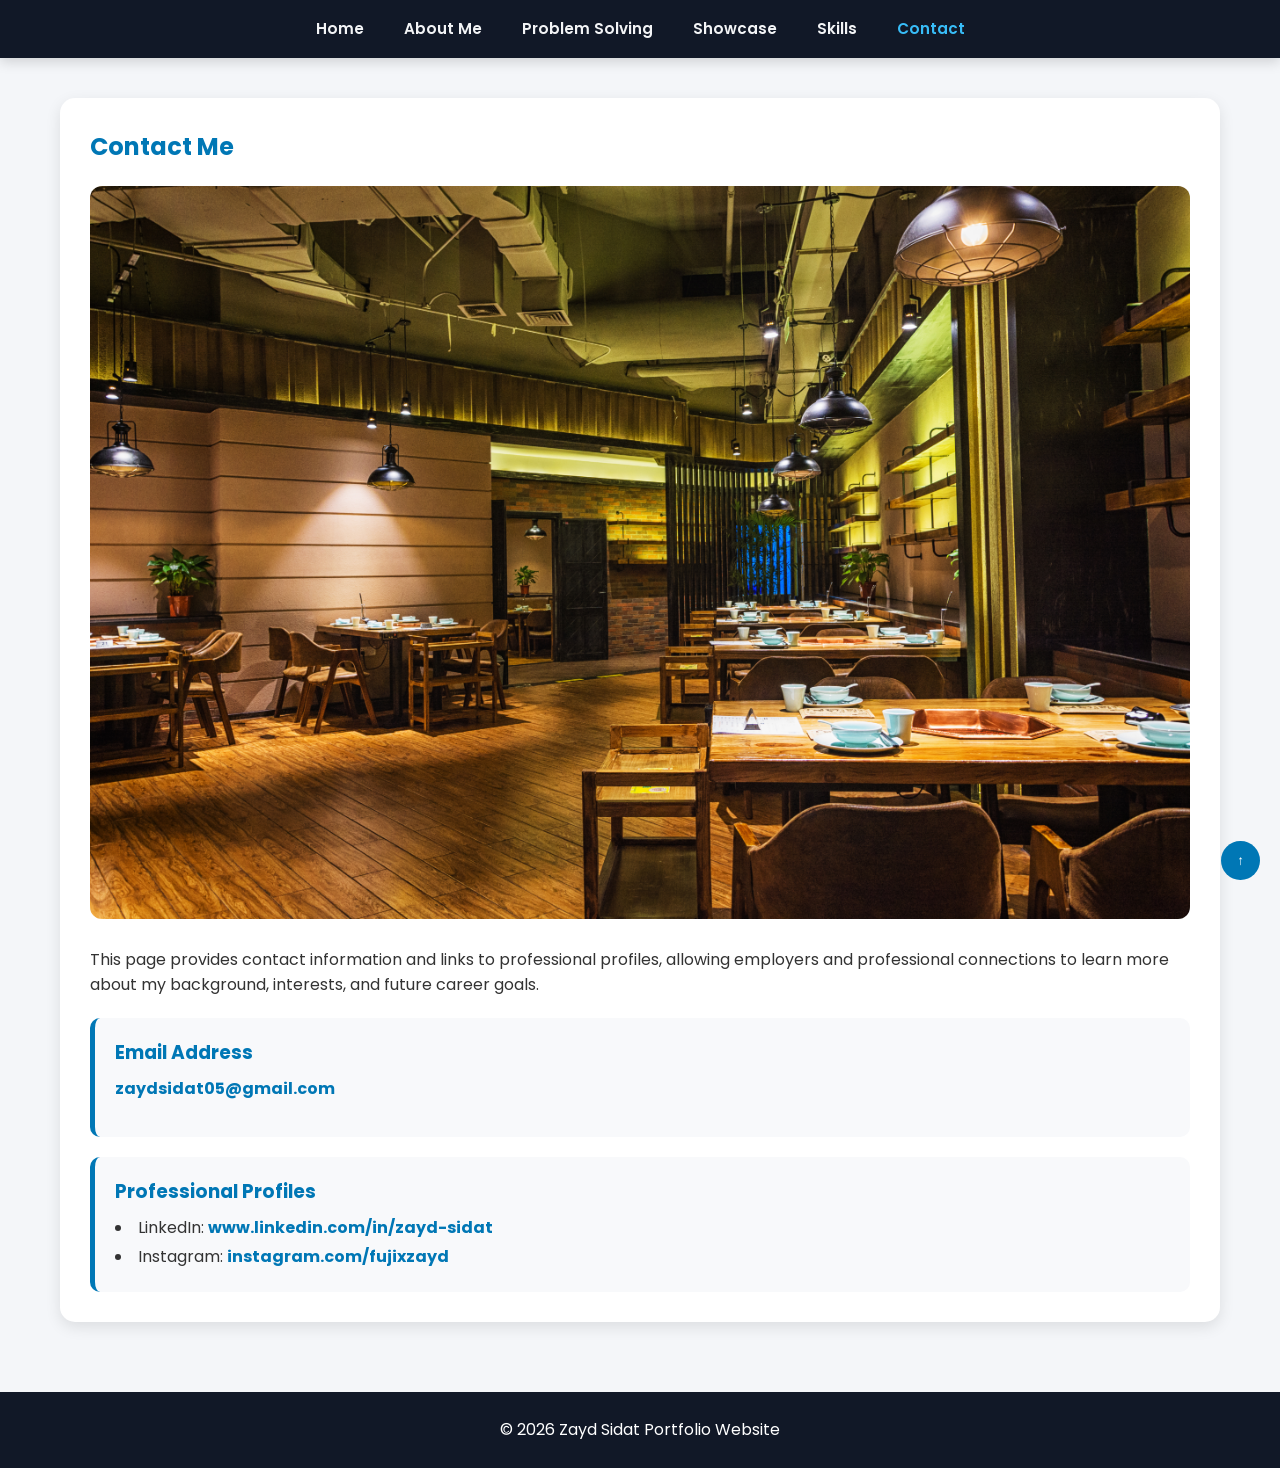
<file: Contacts.html>
<!DOCTYPE html>
<html lang="en">
<head>
    <meta charset="UTF-8">
    <meta name="viewport" content="width=device-width, initial-scale=1.0">
    <title>Zayd Sidat | Contact</title>
    
<link href="https://fonts.googleapis.com/css2?family=Poppins:wght@300;400;500;600;700&display=swap" rel="stylesheet">

<link rel="stylesheet" href="Style5co.css">

</head>
<body>

<nav class="navbar">
    <a href="index.html">Home</a>
    <a href="Home.html">About Me</a>
    <a href="Problem-Solving.html">Problem Solving</a>
    <a href="showcase.html">Showcase</a>
    <a href="skills.html">Skills</a>
    <a href="Contacts.html" class="active">Contact</a>
</nav>

<div class="container">

    <section class="card">
        <h2>Contact Me</h2>
        
        <img src="restaurant-interior.jpg" alt="Restaurant Interior">

        <p>
            This page provides contact information and links to professional profiles,
            allowing employers and professional connections to learn more about my
            background, interests, and future career goals.
        </p>

        <div class="contact-item">
            <h3>Email Address</h3>
            <p>
                <a href="mailto:zaydsidat05@gmail.com">
                    zaydsidat05@gmail.com
                </a>
            </p>
        </div>

        <div class="contact-item">
            <h3>Professional Profiles</h3>
            <ul>
                <li>
                    LinkedIn: 
                    <a href="https://www.linkedin.com/in/zayd-sidat" target="_blank">
    www.linkedin.com/in/zayd-sidat
</a>
                </li>
                <li>
                    Instagram: 
                    <a href="https://www.instagram.com/fujixzayd?obrf=Zzc5OXN0OGM5cmFk" target="_blank">
                        instagram.com/fujixzayd
                    </a>
                </li>
            </ul>
        </div>
    </section>

</div>

<footer>
    <p>© 2026 Zayd Sidat Portfolio Website</p>
</footer>

<button id="topBtn" onclick="topFunction()">↑</button>

<script>
function topFunction() {
    window.scrollTo({
        top: 0,
        behavior: "smooth"
    });
}
</script>

</body>
</html>
</file>
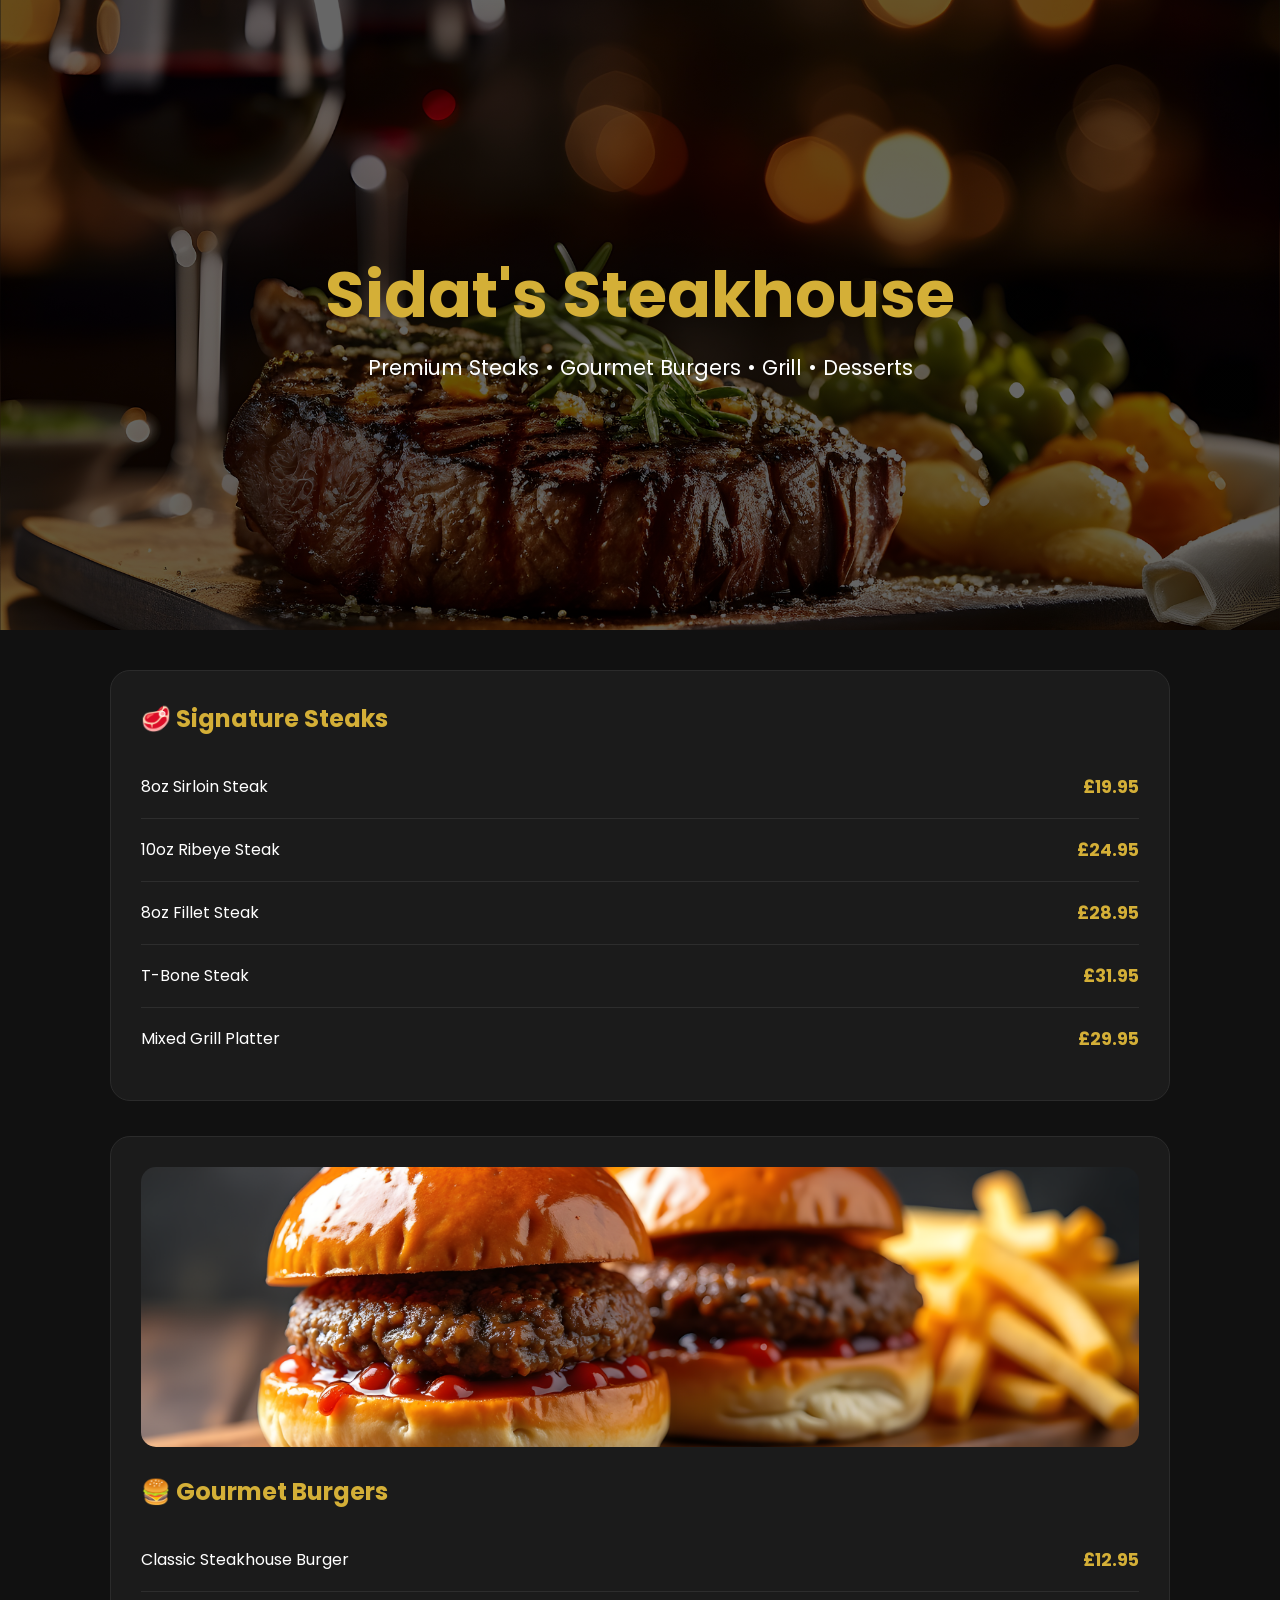
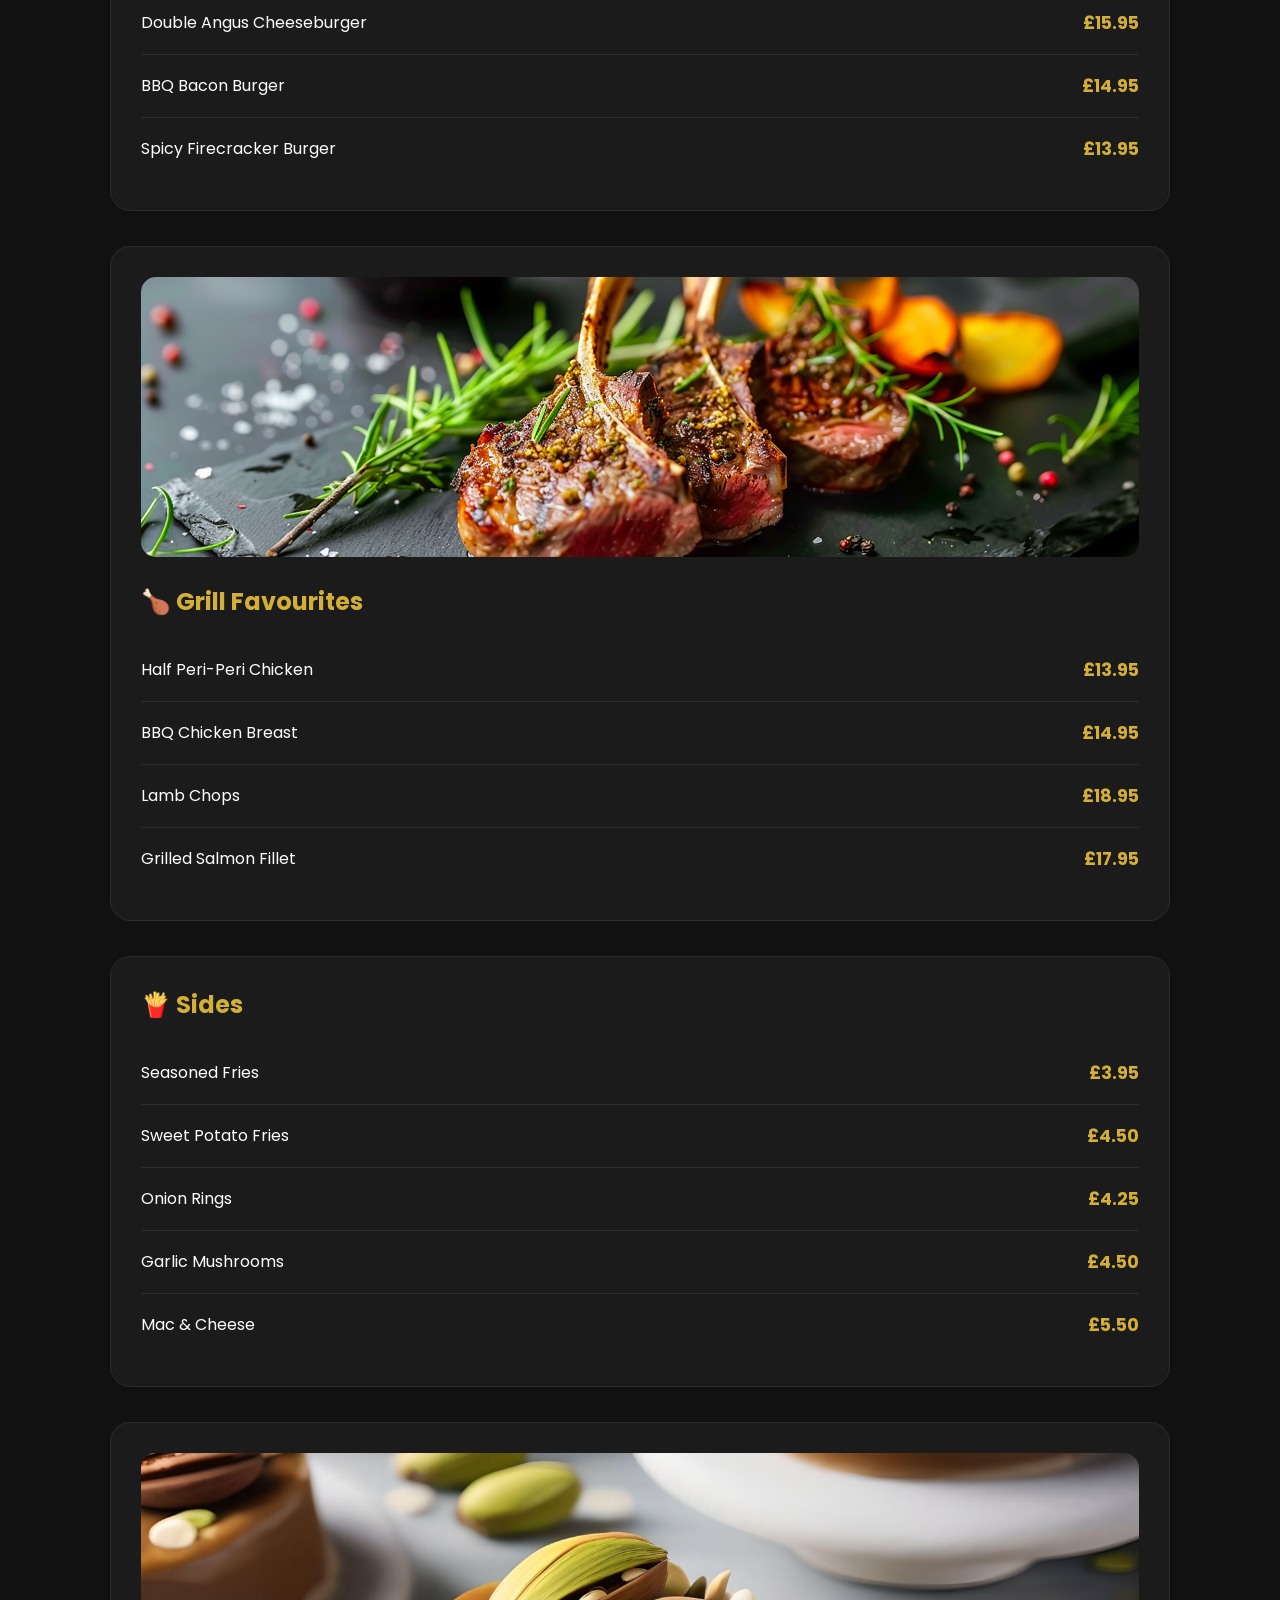
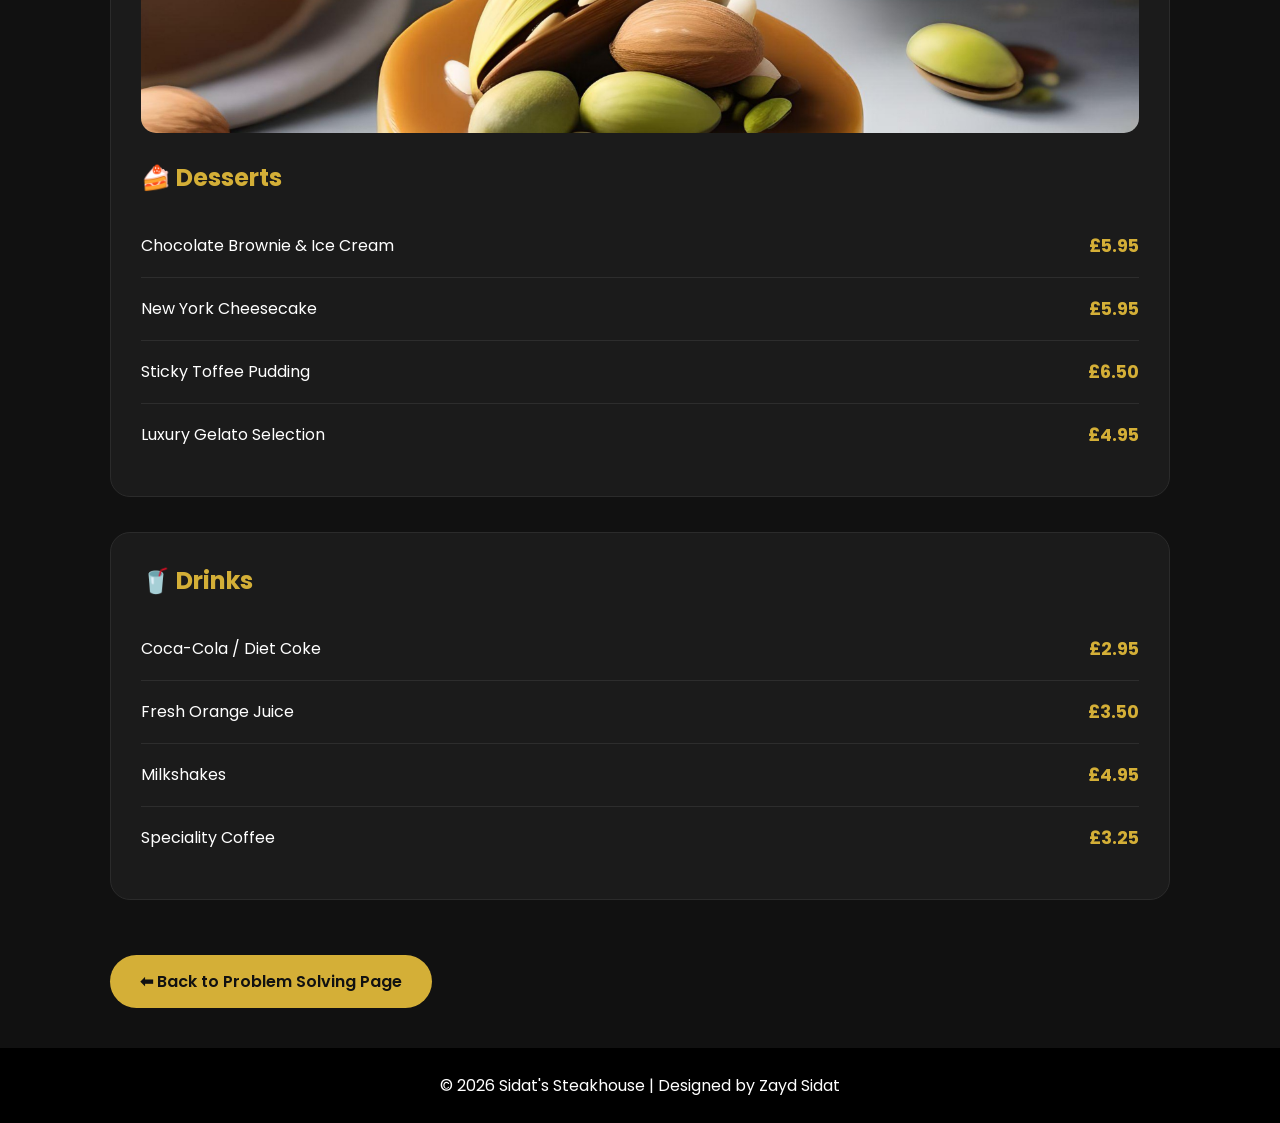
<file: menu.html>
<!DOCTYPE html>
<html lang="en">
<head>
<meta charset="UTF-8">
<meta name="viewport" content="width=device-width, initial-scale=1.0">
<title>Sidat's Steakhouse Menu</title>

<link href="https://fonts.googleapis.com/css2?family=Poppins:wght@300;400;500;600;700&display=swap" rel="stylesheet">

<style>

*{
    margin:0;
    padding:0;
    box-sizing:border-box;
}

body{
    font-family:'Poppins',sans-serif;
    background:#111;
    color:#fff;
}

header{
    height:70vh;
    background:
    linear-gradient(rgba(0,0,0,0.6),
    rgba(0,0,0,0.6)),
    url("duckahouse-ai-generated-8006217.jpg");
    background-size:cover;
    background-position:center;
    display:flex;
    justify-content:center;
    align-items:center;
    text-align:center;
}

header h1{
    font-size:4rem;
    color:#d4af37;
}

header p{
    font-size:1.3rem;
    margin-top:10px;
}

.container{
    max-width:1100px;
    margin:auto;
    padding:40px 20px;
}

.menu-section{
    background:#1b1b1b;
    padding:30px;
    margin-bottom:35px;
    border-radius:20px;
    border:1px solid #2b2b2b;
    transition:0.3s ease;
    overflow:hidden;
}

.menu-section:hover{
    transform:translateY(-5px);
    box-shadow:0 15px 35px rgba(212,175,55,0.15);
}

.menu-section h2{
    color:#d4af37;
    margin-bottom:20px;
}

.menu-image{
    width:100%;
    height:280px;
    object-fit:cover;
    border-radius:15px;
    margin-bottom:20px;
}

.item{
    display:flex;
    justify-content:space-between;
    padding:18px 0;
    border-bottom:1px solid rgba(255,255,255,0.08);
}

.item:last-child{
    border-bottom:none;
}

.price{
    color:#d4af37;
    font-weight:700;
    font-size:1.1rem;
}

.back-btn{
    display:inline-block;
    background:#d4af37;
    color:#111;
    text-decoration:none;
    padding:14px 30px;
    border-radius:30px;
    font-weight:600;
    margin-top:20px;
    transition:0.3s ease;
}

.back-btn:hover{
    background:#f3c95a;
}

footer{
    background:#000;
    text-align:center;
    padding:25px;
    color:#fff;
}

</style>
</head>

<body>

<header>
    <div>
        <h1>Sidat's Steakhouse</h1>
        <p>Premium Steaks • Gourmet Burgers • Grill • Desserts</p>
    </div>
</header>

<div class="container">

<div class="menu-section">

<h2>🥩 Signature Steaks</h2>

<div class="item">
<span>8oz Sirloin Steak</span>
<span class="price">£19.95</span>
</div>

<div class="item">
<span>10oz Ribeye Steak</span>
<span class="price">£24.95</span>
</div>

<div class="item">
<span>8oz Fillet Steak</span>
<span class="price">£28.95</span>
</div>

<div class="item">
<span>T-Bone Steak</span>
<span class="price">£31.95</span>
</div>

<div class="item">
<span>Mixed Grill Platter</span>
<span class="price">£29.95</span>
</div>

</div>

<div class="menu-section">
    <img src="mrwashingt0n-ai-generated-10275058.png"
     alt="Gourmet Burger"
     class="menu-image">
<h2>🍔 Gourmet Burgers</h2>

<div class="item">
<span>Classic Steakhouse Burger</span>
<span class="price">£12.95</span>
</div>

<div class="item">
<span>Double Angus Cheeseburger</span>
<span class="price">£15.95</span>
</div>

<div class="item">
<span>BBQ Bacon Burger</span>
<span class="price">£14.95</span>
</div>

<div class="item">
<span>Spicy Firecracker Burger</span>
<span class="price">£13.95</span>
</div>

</div>

<div class="menu-section">
    <img src="u_9cv22p8noy-lamb-chops-8824495.jpg"
alt="Lamb Chops"
class="menu-image">
<h2>🍗 Grill Favourites</h2>

<div class="item">
<span>Half Peri-Peri Chicken</span>
<span class="price">£13.95</span>
</div>

<div class="item">
<span>BBQ Chicken Breast</span>
<span class="price">£14.95</span>
</div>

<div class="item">
<span>Lamb Chops</span>
<span class="price">£18.95</span>
</div>

<div class="item">
<span>Grilled Salmon Fillet</span>
<span class="price">£17.95</span>
</div>

</div>

<div class="menu-section">
<h2>🍟 Sides</h2>

<div class="item">
<span>Seasoned Fries</span>
<span class="price">£3.95</span>
</div>

<div class="item">
<span>Sweet Potato Fries</span>
<span class="price">£4.50</span>
</div>

<div class="item">
<span>Onion Rings</span>
<span class="price">£4.25</span>
</div>

<div class="item">
<span>Garlic Mushrooms</span>
<span class="price">£4.50</span>
</div>

<div class="item">
<span>Mac & Cheese</span>
<span class="price">£5.50</span>
</div>

</div>

<div class="menu-section">
    <img src="land_of_aahs-ai-generated-8602642.jpg"
alt="Luxury Dessert"
class="menu-image">
<h2>🍰 Desserts</h2>

<div class="item">
<span>Chocolate Brownie & Ice Cream</span>
<span class="price">£5.95</span>
</div>

<div class="item">
<span>New York Cheesecake</span>
<span class="price">£5.95</span>
</div>

<div class="item">
<span>Sticky Toffee Pudding</span>
<span class="price">£6.50</span>
</div>

<div class="item">
<span>Luxury Gelato Selection</span>
<span class="price">£4.95</span>
</div>

</div>

<div class="menu-section">
<h2>🥤 Drinks</h2>

<div class="item">
<span>Coca-Cola / Diet Coke</span>
<span class="price">£2.95</span>
</div>

<div class="item">
<span>Fresh Orange Juice</span>
<span class="price">£3.50</span>
</div>

<div class="item">
<span>Milkshakes</span>
<span class="price">£4.95</span>
</div>

<div class="item">
<span>Speciality Coffee</span>
<span class="price">£3.25</span>
</div>

</div>

<a href="Problem-Solving.html" class="back-btn">
⬅ Back to Problem Solving Page
</a>

</div>

<footer>
<p>© 2026 Sidat's Steakhouse | Designed by Zayd Sidat</p>
</footer>

</body>
</html>
</file>
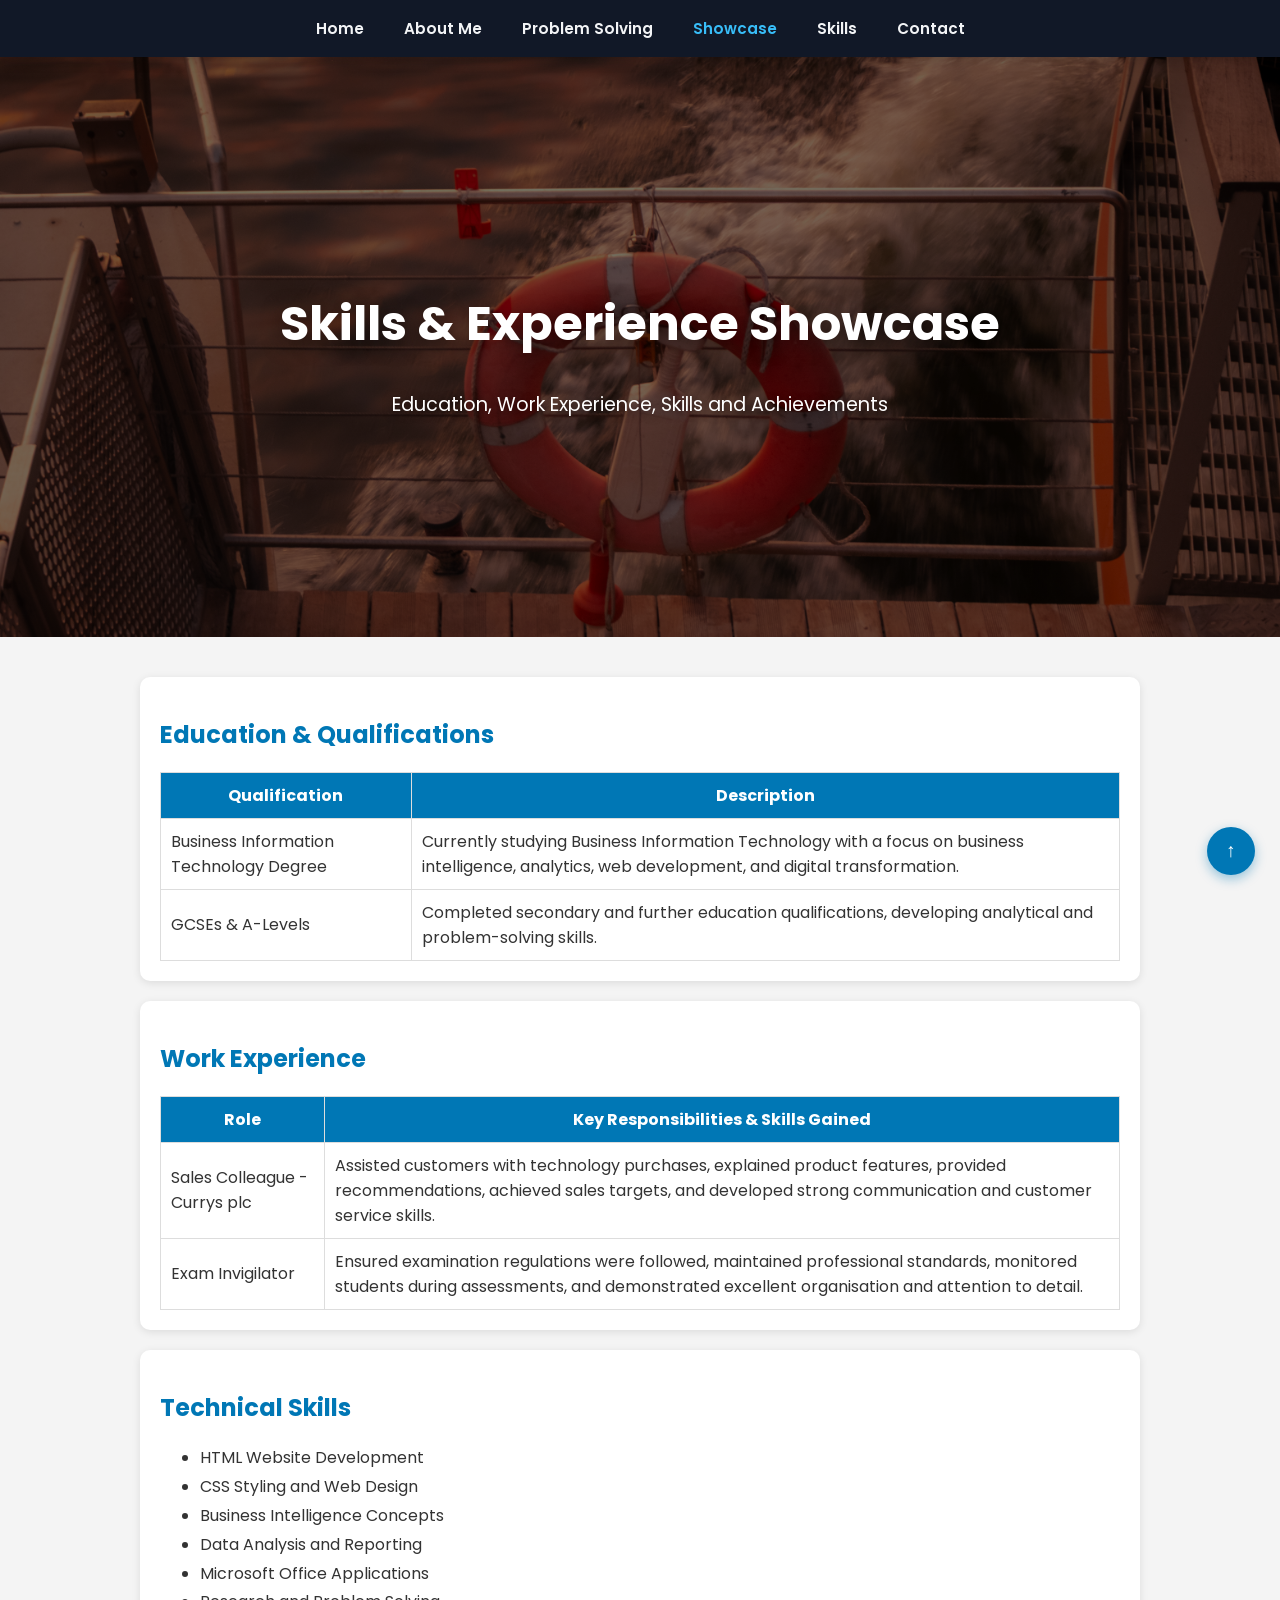
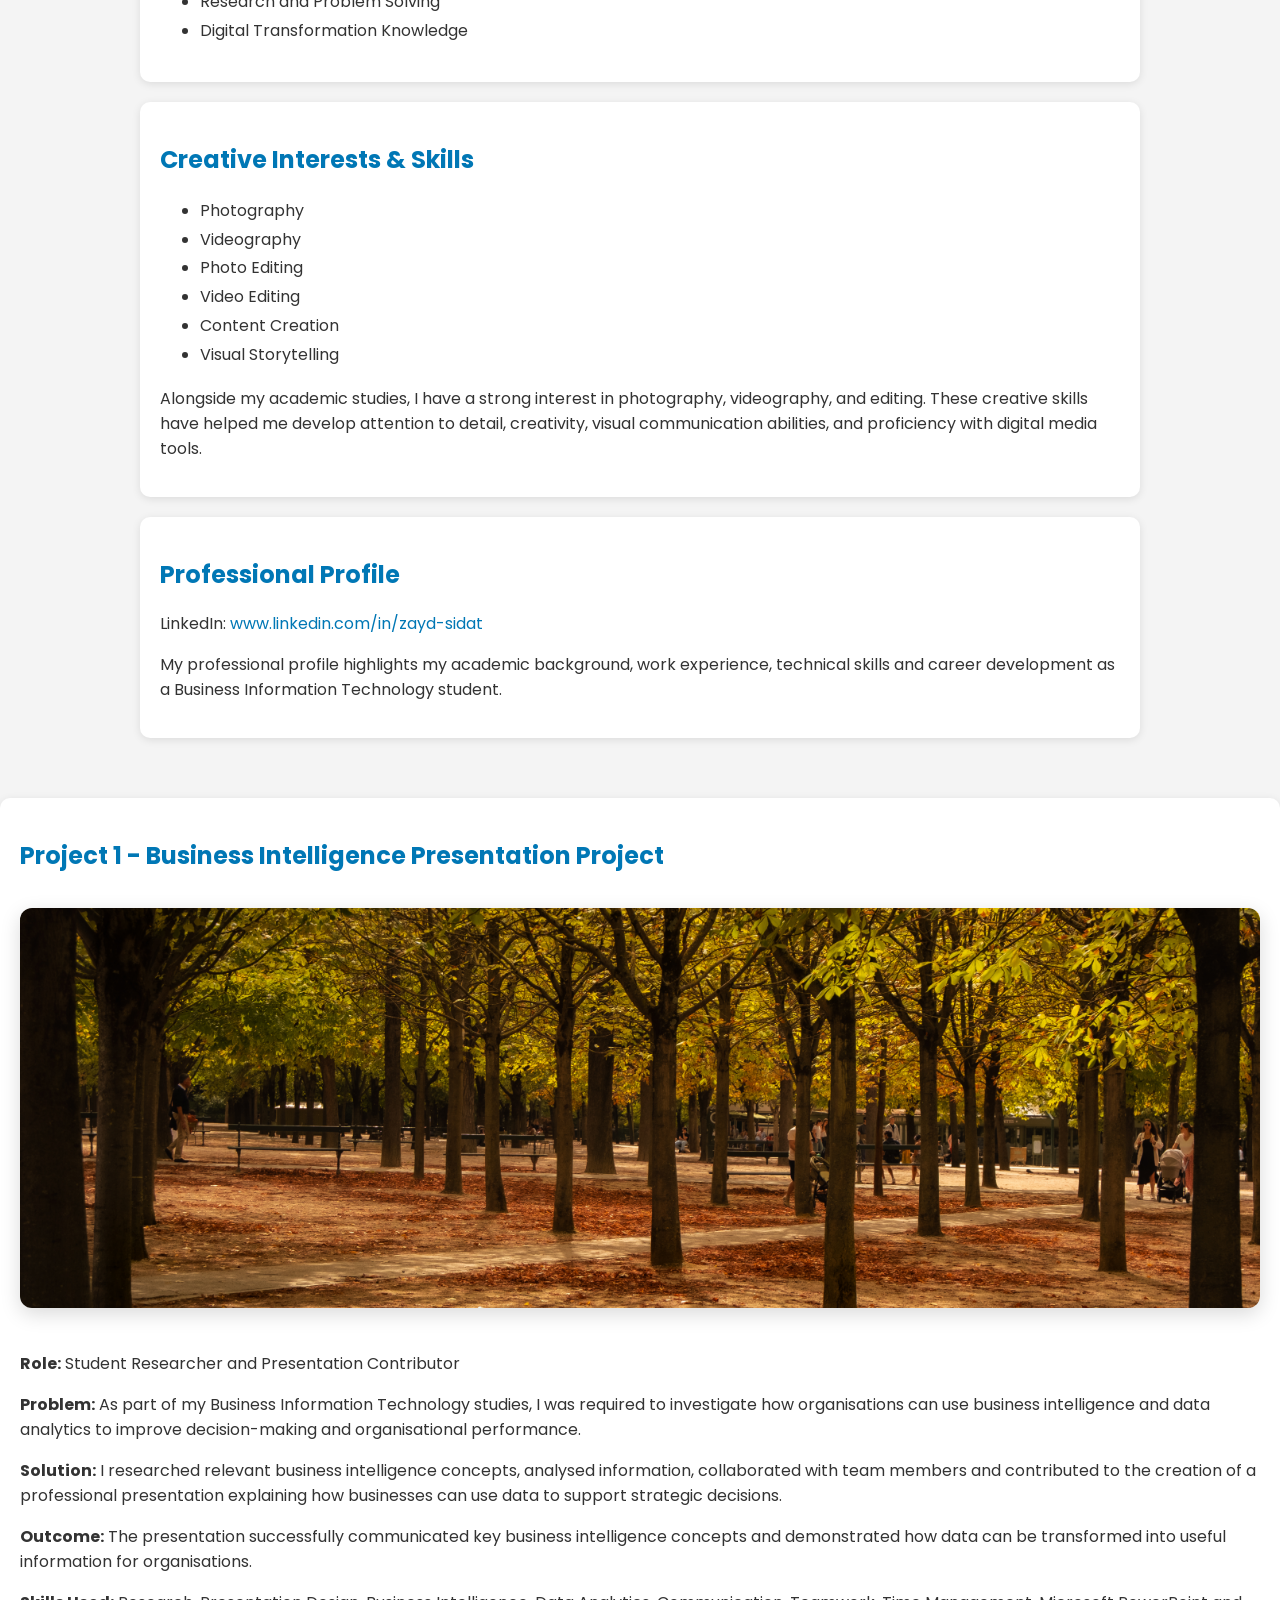
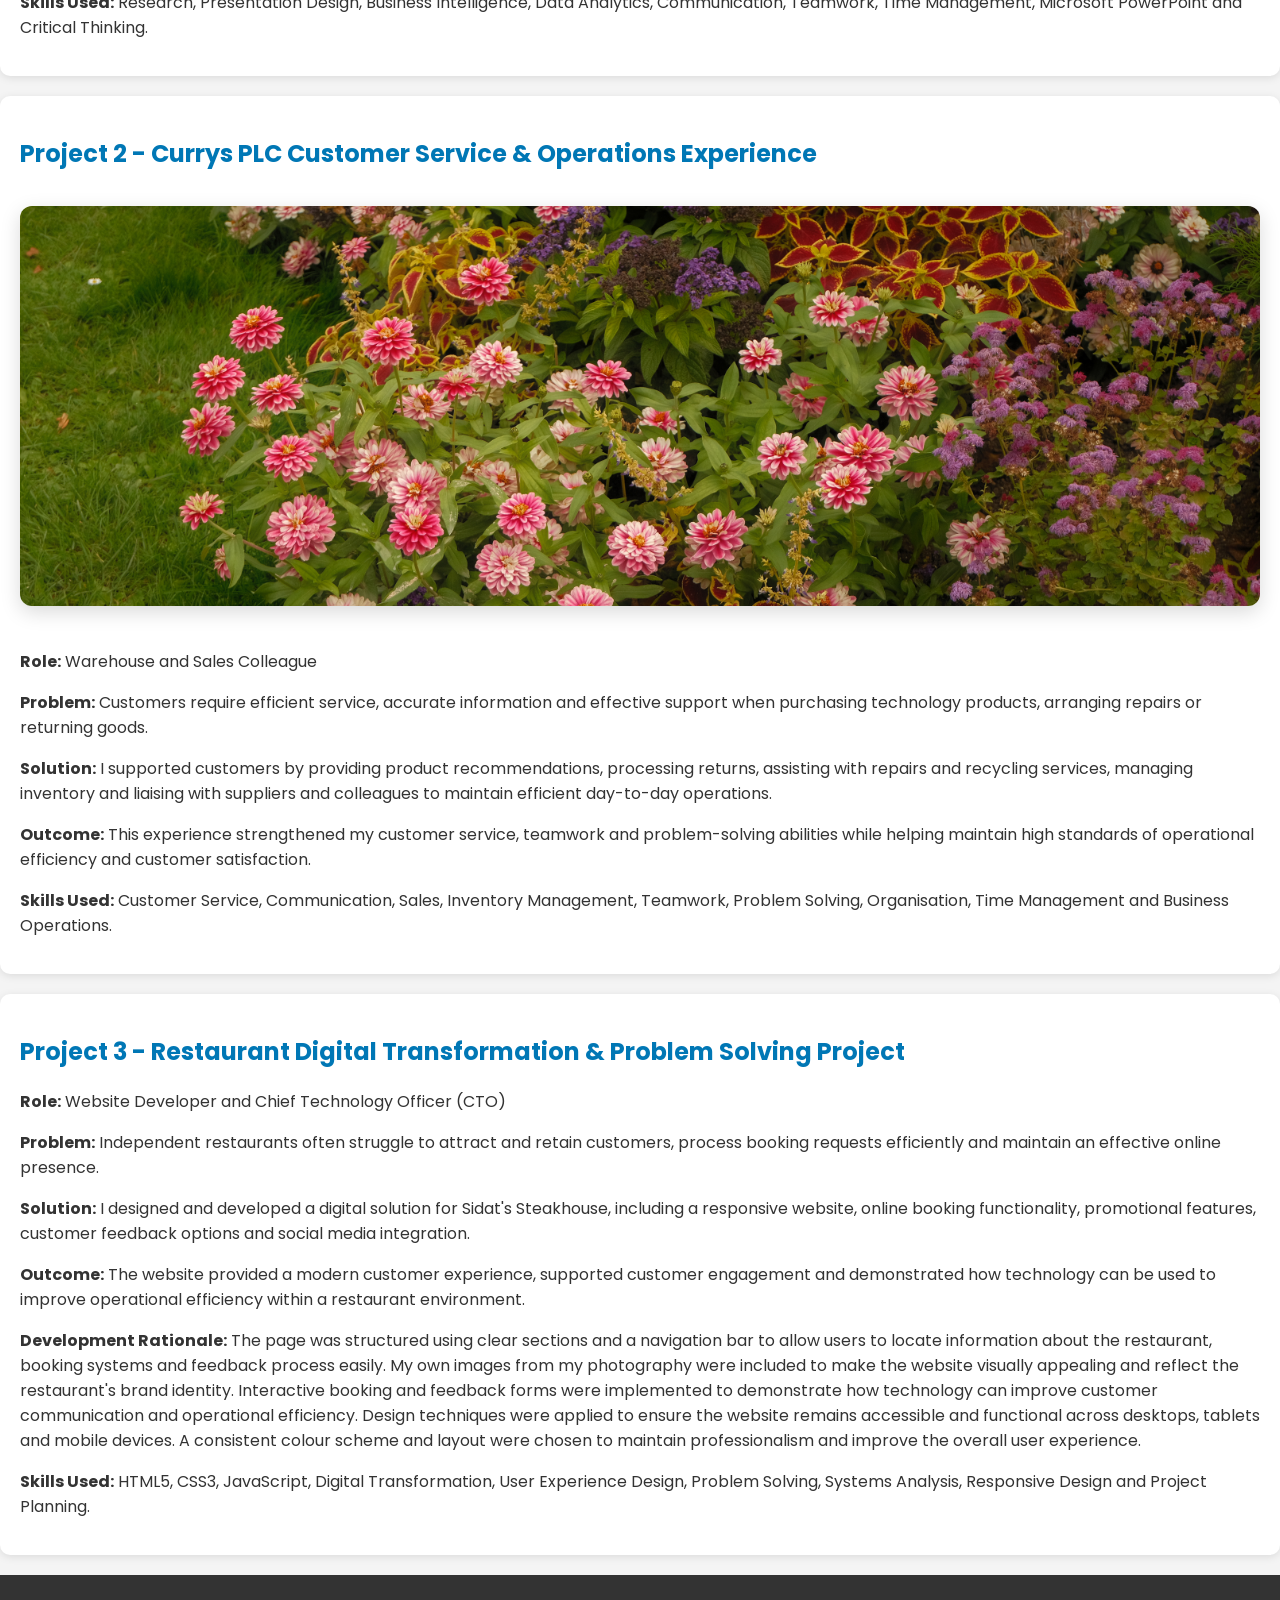
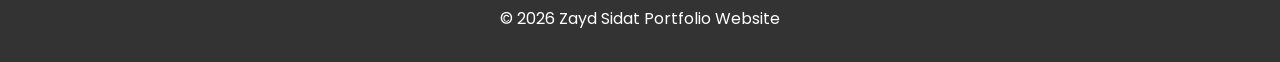
<file: showcase.html>
<!DOCTYPE html>
<html lang="en">
<head>
    <meta charset="UTF-8">
    <meta name="viewport" content="width=device-width, initial-scale=1.0">
    <title>Skills & Experience Showcase</title>

    <link href="https://fonts.googleapis.com/css2?family=Poppins:wght@300;400;500;600;700&display=swap" rel="stylesheet">

<link rel="stylesheet" href="Style3sc.css">

<nav class="navbar">
    <a href="index.html">Home</a>
    <a href="Home.html">About Me</a>
    <a href="Problem-Solving.html">Problem Solving</a>
    <a href="showcase.html" class="active">Showcase</a>
    <a href="skills.html">Skills</a>
    <a href="Contacts.html">Contact</a>
</nav>
</head>
<body>

<header>
    <h1>Skills & Experience Showcase</h1>
    <p>Education, Work Experience, Skills and Achievements</p>
</header>

</div>
<div class="container">

    <div class="section">
        <h2>Education & Qualifications</h2>

        <table>
            <tr>
                <th>Qualification</th>
                <th>Description</th>
            </tr>
            <tr>
                <td>Business Information Technology Degree</td>
                <td>Currently studying Business Information Technology with a focus on business intelligence, analytics, web development, and digital transformation.</td>
            </tr>
            <tr>
                <td>GCSEs & A-Levels</td>
                <td>Completed secondary and further education qualifications, developing analytical and problem-solving skills.</td>
            </tr>
        </table>
    </div>

    <div class="section">
        <h2>Work Experience</h2>

        <table>
            <tr>
                <th>Role</th>
                <th>Key Responsibilities & Skills Gained</th>
            </tr>

            <tr>
                <td>Sales Colleague - Currys plc</td>
                <td>
                    Assisted customers with technology purchases, explained product features,
                    provided recommendations, achieved sales targets, and developed strong
                    communication and customer service skills.
                </td>
            </tr>

            <tr>
                <td>Exam Invigilator</td>
                <td>
                    Ensured examination regulations were followed, maintained professional
                    standards, monitored students during assessments, and demonstrated
                    excellent organisation and attention to detail.
                </td>
            </tr>
        </table>
    </div>

    <div class="section">
        <h2>Technical Skills</h2>

        <ul>
            <li>HTML Website Development</li>
            <li>CSS Styling and Web Design</li>
            <li>Business Intelligence Concepts</li>
            <li>Data Analysis and Reporting</li>
            <li>Microsoft Office Applications</li>
            <li>Research and Problem Solving</li>
            <li>Digital Transformation Knowledge</li>
        </ul>
    </div>

    <div class="section">
        <h2>Creative Interests & Skills</h2>

        <ul>
            <li>Photography</li>
            <li>Videography</li>
            <li>Photo Editing</li>
            <li>Video Editing</li>
            <li>Content Creation</li>
            <li>Visual Storytelling</li>
        </ul>

        <p>
            Alongside my academic studies, I have a strong interest in photography,
            videography, and editing. These creative skills have helped me develop
            attention to detail, creativity, visual communication abilities, and
            proficiency with digital media tools.
        </p>
    </div>

    <div class="section">
        <h2>Professional Profile</h2>

        <p>
            LinkedIn:
            <a href="https://www.linkedin.com/in/zayd-sidat" target="_blank">
                www.linkedin.com/in/zayd-sidat
            </a>
        </p>

        <p>
            My professional profile highlights my academic background, work
            experience, technical skills and career development as a Business
            Information Technology student.
        </p>
    </div>

</div>

<div class="section">
    <h2>Project 1 - Business Intelligence Presentation Project</h2>
    <img src="DSCF1612 (1).jpg" alt="Photography Portfolio" class="showcase-image">

    <p><strong>Role:</strong> Student Researcher and Presentation Contributor</p>

    <p><strong>Problem:</strong>
        As part of my Business Information Technology studies, I was required
        to investigate how organisations can use business intelligence and data
        analytics to improve decision-making and organisational performance.
    </p>

    <p><strong>Solution:</strong>
        I researched relevant business intelligence concepts, analysed information,
        collaborated with team members and contributed to the creation of a
        professional presentation explaining how businesses can use data to
        support strategic decisions.
    </p>

    <p><strong>Outcome:</strong>
        The presentation successfully communicated key business intelligence
        concepts and demonstrated how data can be transformed into useful
        information for organisations.
    </p>

    <p><strong>Skills Used:</strong>
        Research, Presentation Design, Business Intelligence,
        Data Analytics, Communication, Teamwork, Time Management,
        Microsoft PowerPoint and Critical Thinking.
    </p>
</div>

<div class="section">
    <h2>Project 2 - Currys PLC Customer Service & Operations Experience</h2>
    <img src="DSCF1599_1.jpg" alt="Professional Experience" class="showcase-image">

    <p><strong>Role:</strong> Warehouse and Sales Colleague</p>

    <p><strong>Problem:</strong>
        Customers require efficient service, accurate information and effective
        support when purchasing technology products, arranging repairs or
        returning goods.
    </p>

    <p><strong>Solution:</strong>
        I supported customers by providing product recommendations,
        processing returns, assisting with repairs and recycling services,
        managing inventory and liaising with suppliers and colleagues to
        maintain efficient day-to-day operations.
    </p>

    <p><strong>Outcome:</strong>
        This experience strengthened my customer service, teamwork and
        problem-solving abilities while helping maintain high standards of
        operational efficiency and customer satisfaction.
    </p>

    <p><strong>Skills Used:</strong>
        Customer Service, Communication, Sales, Inventory Management,
        Teamwork, Problem Solving, Organisation, Time Management and
        Business Operations.
    </p>
</div>

<div class="section">
    <h2>Project 3 - Restaurant Digital Transformation & Problem Solving Project</h2>

    <p><strong>Role:</strong> Website Developer and Chief Technology Officer (CTO)</p>

    <p><strong>Problem:</strong>
        Independent restaurants often struggle to attract and retain customers,
        process booking requests efficiently and maintain an effective online
        presence.
    </p>

    <p><strong>Solution:</strong>
        I designed and developed a digital solution for Sidat's Steakhouse,
        including a responsive website, online booking functionality,
        promotional features, customer feedback options and social media
        integration.
    </p>

    <p><strong>Outcome:</strong>
        The website provided a modern customer experience, supported customer
        engagement and demonstrated how technology can be used to improve
        operational efficiency within a restaurant environment.
    </p>

    <p><strong>Development Rationale:</strong>
The page was structured using clear sections and a navigation bar to allow
users to locate information about the restaurant, booking systems and
feedback process easily. My own images from my photography were included to make the website visually appealing and
reflect the restaurant's brand identity. Interactive booking and feedback
forms were implemented to demonstrate how technology can improve customer
communication and operational efficiency. Design techniques were
applied to ensure the website remains accessible and functional across
desktops, tablets and mobile devices. A consistent colour scheme and layout
were chosen to maintain professionalism and improve the overall user
experience.
</p>

    <p><strong>Skills Used:</strong>
        HTML5, CSS3, JavaScript, Digital Transformation,
        User Experience Design, Problem Solving, Systems Analysis,
        Responsive Design and Project Planning.
    </p>
</div>

<footer>
    <p>&copy; 2026 Zayd Sidat Portfolio Website</p>
</footer>

<button id="topBtn" onclick="topFunction()" title="Go to top">↑</button>

<script>
function topFunction() {
    window.scrollTo({
        top: 0,
        behavior: "smooth"
    });
}
</script>

</body>
</html>
</file>
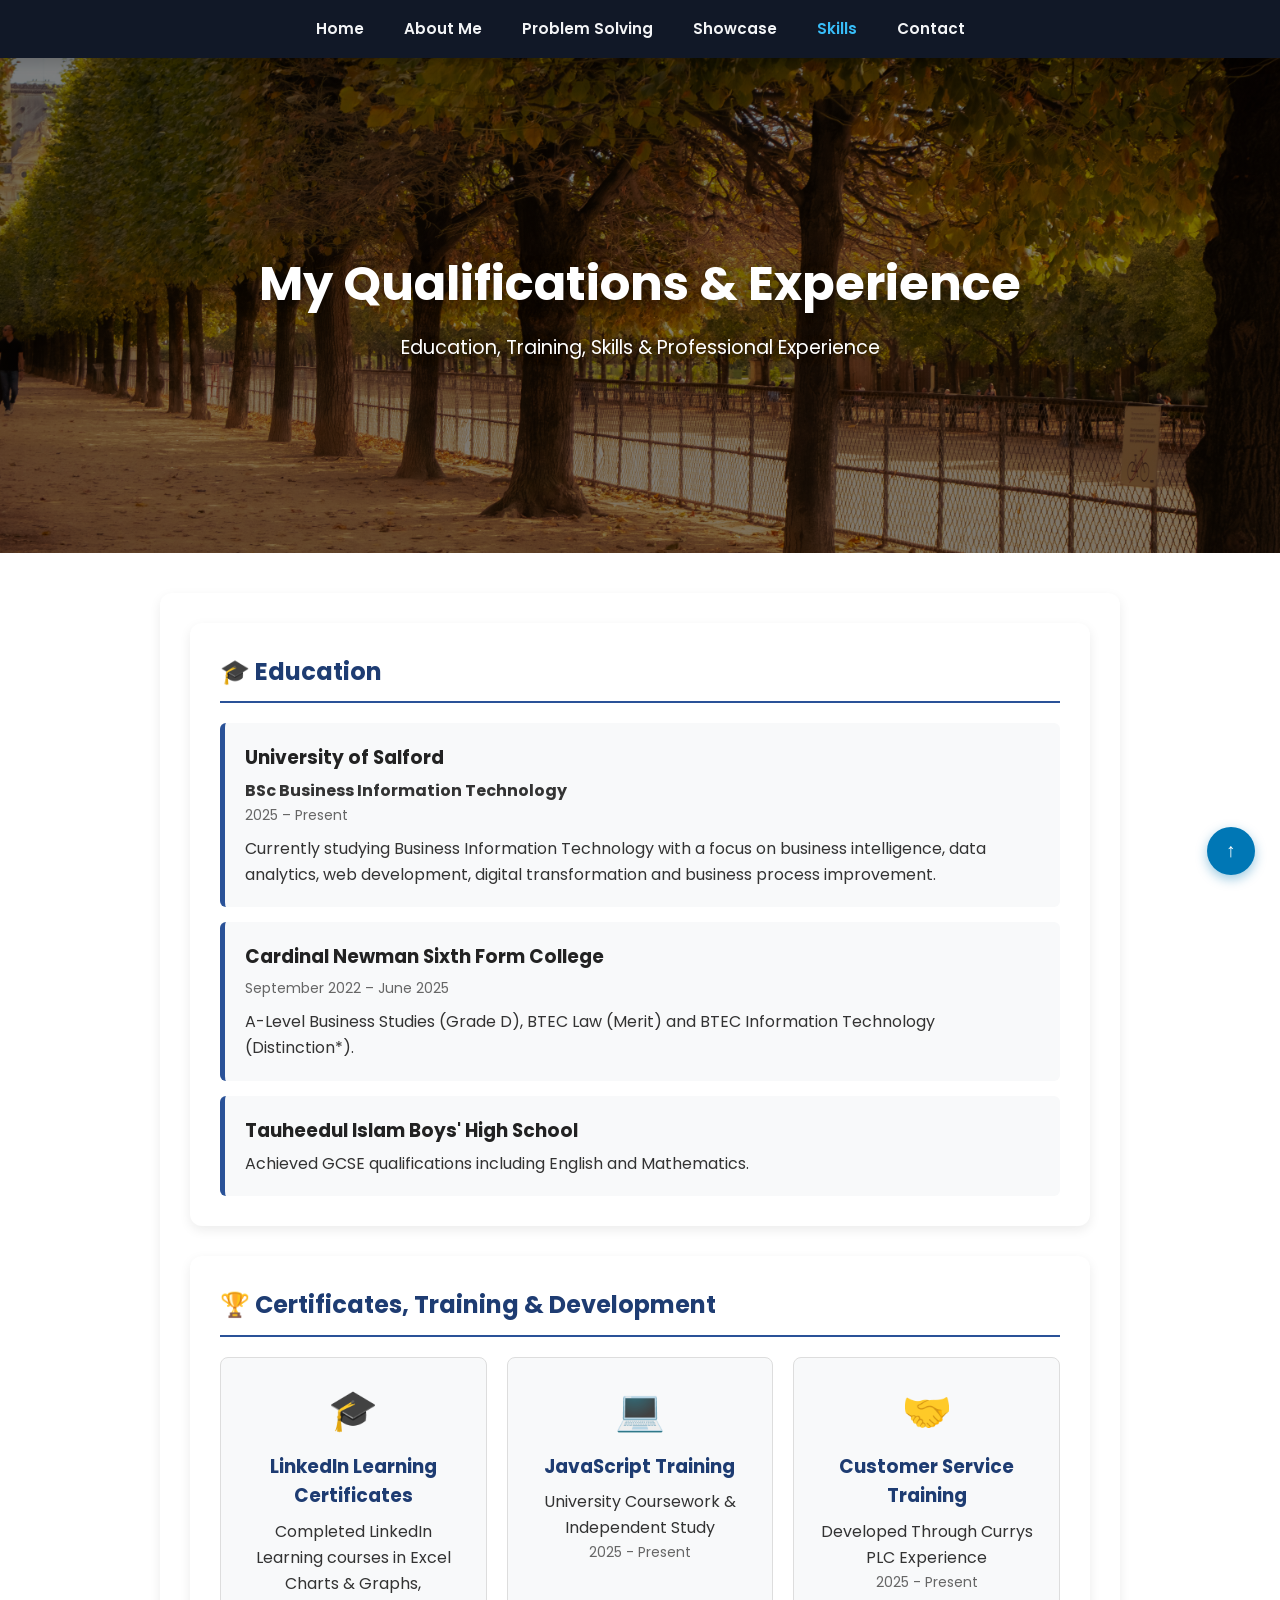
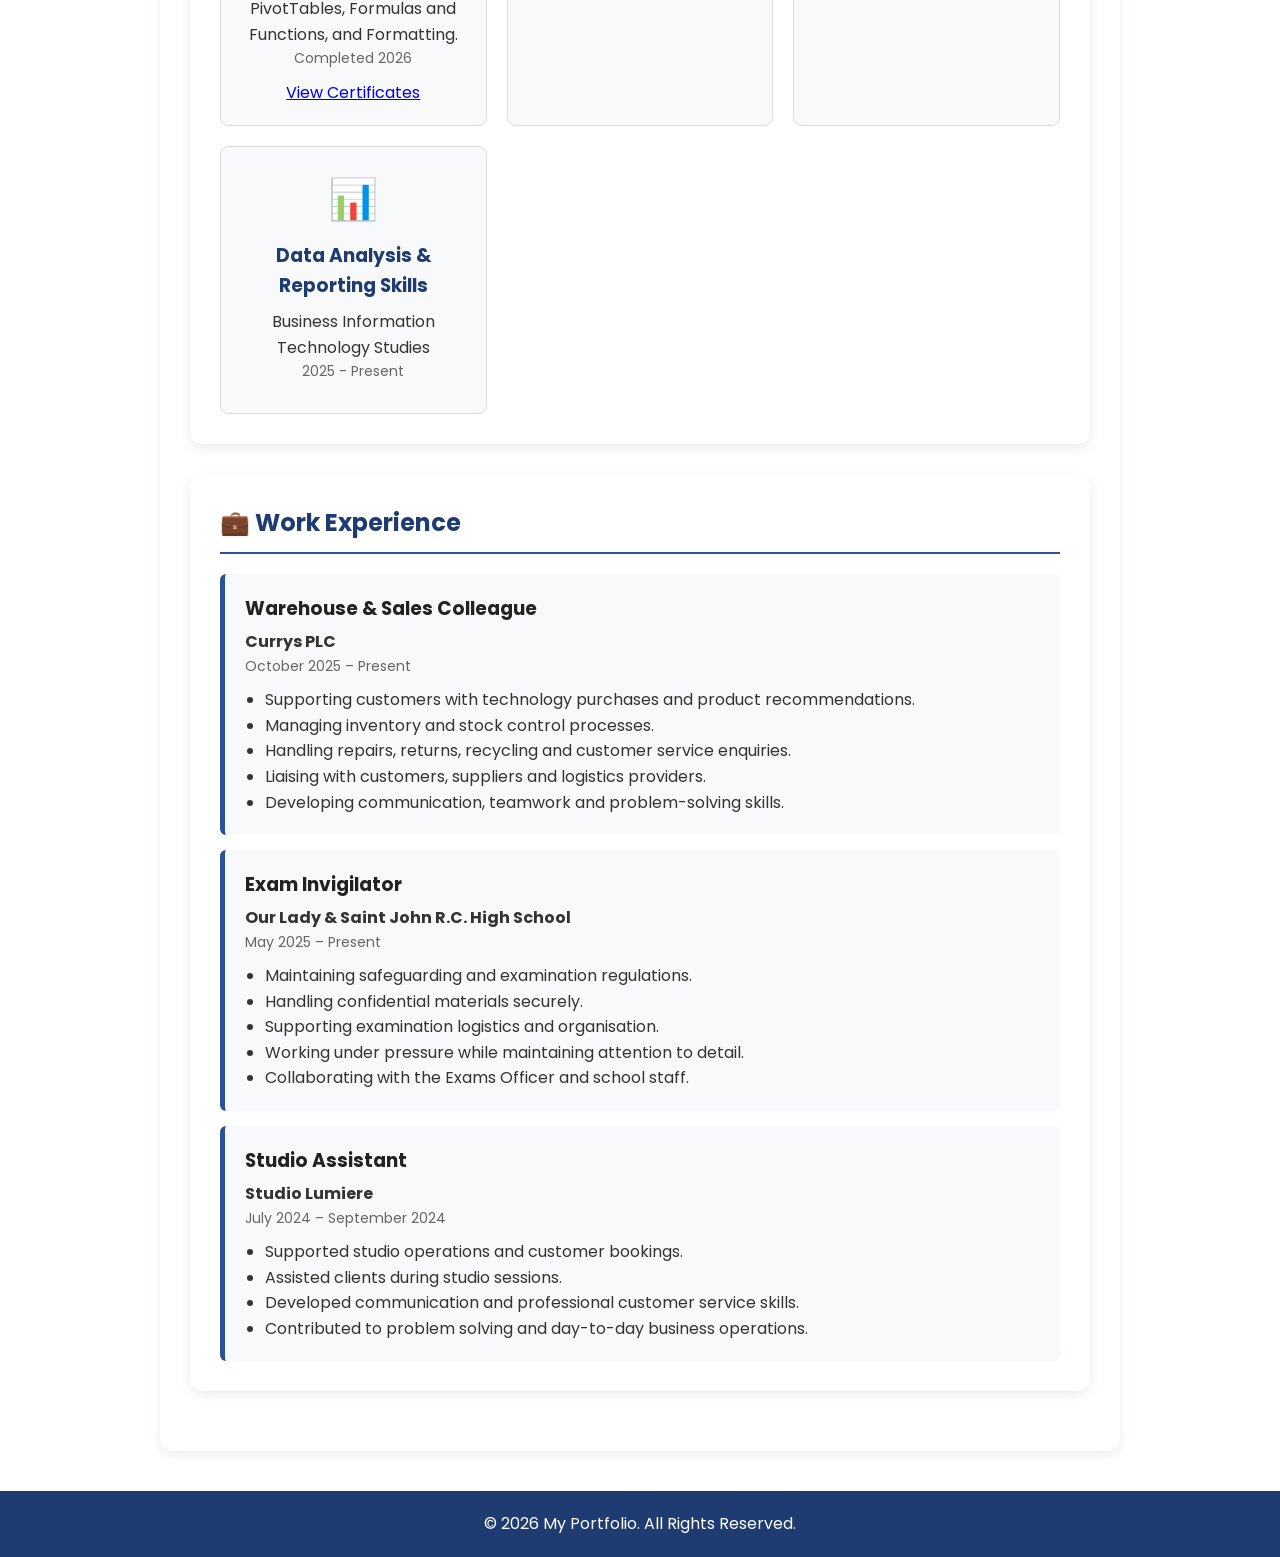
<file: skills.html>
<!DOCTYPE html>
<html lang="en">
<head>
    <meta charset="UTF-8">
    <meta name="viewport" content="width=device-width, initial-scale=1.0">
    <title>My Qualifications & Work Experience</title>

    <link href="https://fonts.googleapis.com/css2?family=Poppins:wght@300;400;500;600;700&display=swap" rel="stylesheet">



<link rel="stylesheet" href="Style4sk.css">
    
</head>

<body>
<nav class="navbar">
    <a href="index.html">Home</a>
    <a href="Home.html">About Me</a>
    <a href="Problem-Solving.html">Problem Solving</a>
    <a href="showcase.html">Showcase</a>
    <a href="skills.html" class="active">Skills</a>
    <a href="Contacts.html">Contact</a>
</nav>
    <!-- Header -->
    <header>
        <h1>My Qualifications & Experience</h1>
        <p>Education, Training, Skills & Professional Experience</p>
    </header>

    <div class="container">

        <!-- Diplomas Section -->
        <section>
           <section>
    <h2>🎓 Education</h2>

    <div class="card">
        <h3>University of Salford</h3>
        <p><strong>BSc Business Information Technology</strong></p>
        <p class="date">2025 – Present</p>
        <p>
            Currently studying Business Information Technology with a focus on
            business intelligence, data analytics, web development, digital
            transformation and business process improvement.
        </p>
    </div>

    <div class="card">
        <h3>Cardinal Newman Sixth Form College</h3>
        <p class="date">September 2022 – June 2025</p>
        <p>
            A-Level Business Studies (Grade D), BTEC Law (Merit)
            and BTEC Information Technology (Distinction*).
        </p>
    </div>

    <div class="card">
        <h3>Tauheedul Islam Boys' High School</h3>
        <p>
            Achieved GCSE qualifications including English and Mathematics.
        </p>
    </div>
</section>


        <!-- Certificates Section -->
<section>
    <h2>🏆 Certificates, Training & Development</h2>

    <div class="certificate-grid">

       <div class="certificate">
    <div class="icon">🎓</div>

    <h3>LinkedIn Learning Certificates</h3>

    <p>
        Completed LinkedIn Learning courses in
        Excel Charts & Graphs, PivotTables,
        Formulas and Functions, and Formatting.
    </p>

    <p class="date">Completed 2026</p>

    <a href="Linkedin learnings.pdf"
       target="_blank"
       class="certificate-btn">
       View Certificates
    </a>
</div>

        <div class="certificate">
            <div class="icon">💻</div>
            <h3>JavaScript Training</h3>
            <p>University Coursework & Independent Study</p>
            <p class="date">2025 - Present</p>
        </div>

        <div class="certificate">
            <div class="icon">🤝</div>
            <h3>Customer Service Training</h3>
            <p>Developed Through Currys PLC Experience</p>
            <p class="date">2025 - Present</p>
        </div>

        <div class="certificate">
            <div class="icon">📊</div>
            <h3>Data Analysis & Reporting Skills</h3>
            <p>Business Information Technology Studies</p>
            <p class="date">2025 - Present</p>
        </div>

    </div>
</section>


        <!-- Work Experience Section -->
        <section>
    <h2>💼 Work Experience</h2>

    <div class="card">
        <h3>Warehouse & Sales Colleague</h3>
        <p><strong>Currys PLC</strong></p>
        <p class="date">October 2025 – Present</p>

        <ul>
            <li>Supporting customers with technology purchases and product recommendations.</li>
            <li>Managing inventory and stock control processes.</li>
            <li>Handling repairs, returns, recycling and customer service enquiries.</li>
            <li>Liaising with customers, suppliers and logistics providers.</li>
            <li>Developing communication, teamwork and problem-solving skills.</li>
        </ul>
    </div>

    <div class="card">
        <h3>Exam Invigilator</h3>
        <p><strong>Our Lady & Saint John R.C. High School</strong></p>
        <p class="date">May 2025 – Present</p>

        <ul>
            <li>Maintaining safeguarding and examination regulations.</li>
            <li>Handling confidential materials securely.</li>
            <li>Supporting examination logistics and organisation.</li>
            <li>Working under pressure while maintaining attention to detail.</li>
            <li>Collaborating with the Exams Officer and school staff.</li>
        </ul>
    </div>

    <div class="card">
        <h3>Studio Assistant</h3>
        <p><strong>Studio Lumiere</strong></p>
        <p class="date">July 2024 – September 2024</p>

        <ul>
            <li>Supported studio operations and customer bookings.</li>
            <li>Assisted clients during studio sessions.</li>
            <li>Developed communication and professional customer service skills.</li>
            <li>Contributed to problem solving and day-to-day business operations.</li>
        </ul>
    </div>
</section>

    </div>

    <!-- Footer -->
<footer>
    <p>&copy; 2026 My Portfolio. All Rights Reserved.</p>
</footer>

<button id="topBtn" onclick="topFunction()" title="Go to top">↑</button>

<script>
function topFunction() {
    window.scrollTo({
        top: 0,
        behavior: "smooth"
    });
}
</script>

</body>
</html>
</file>
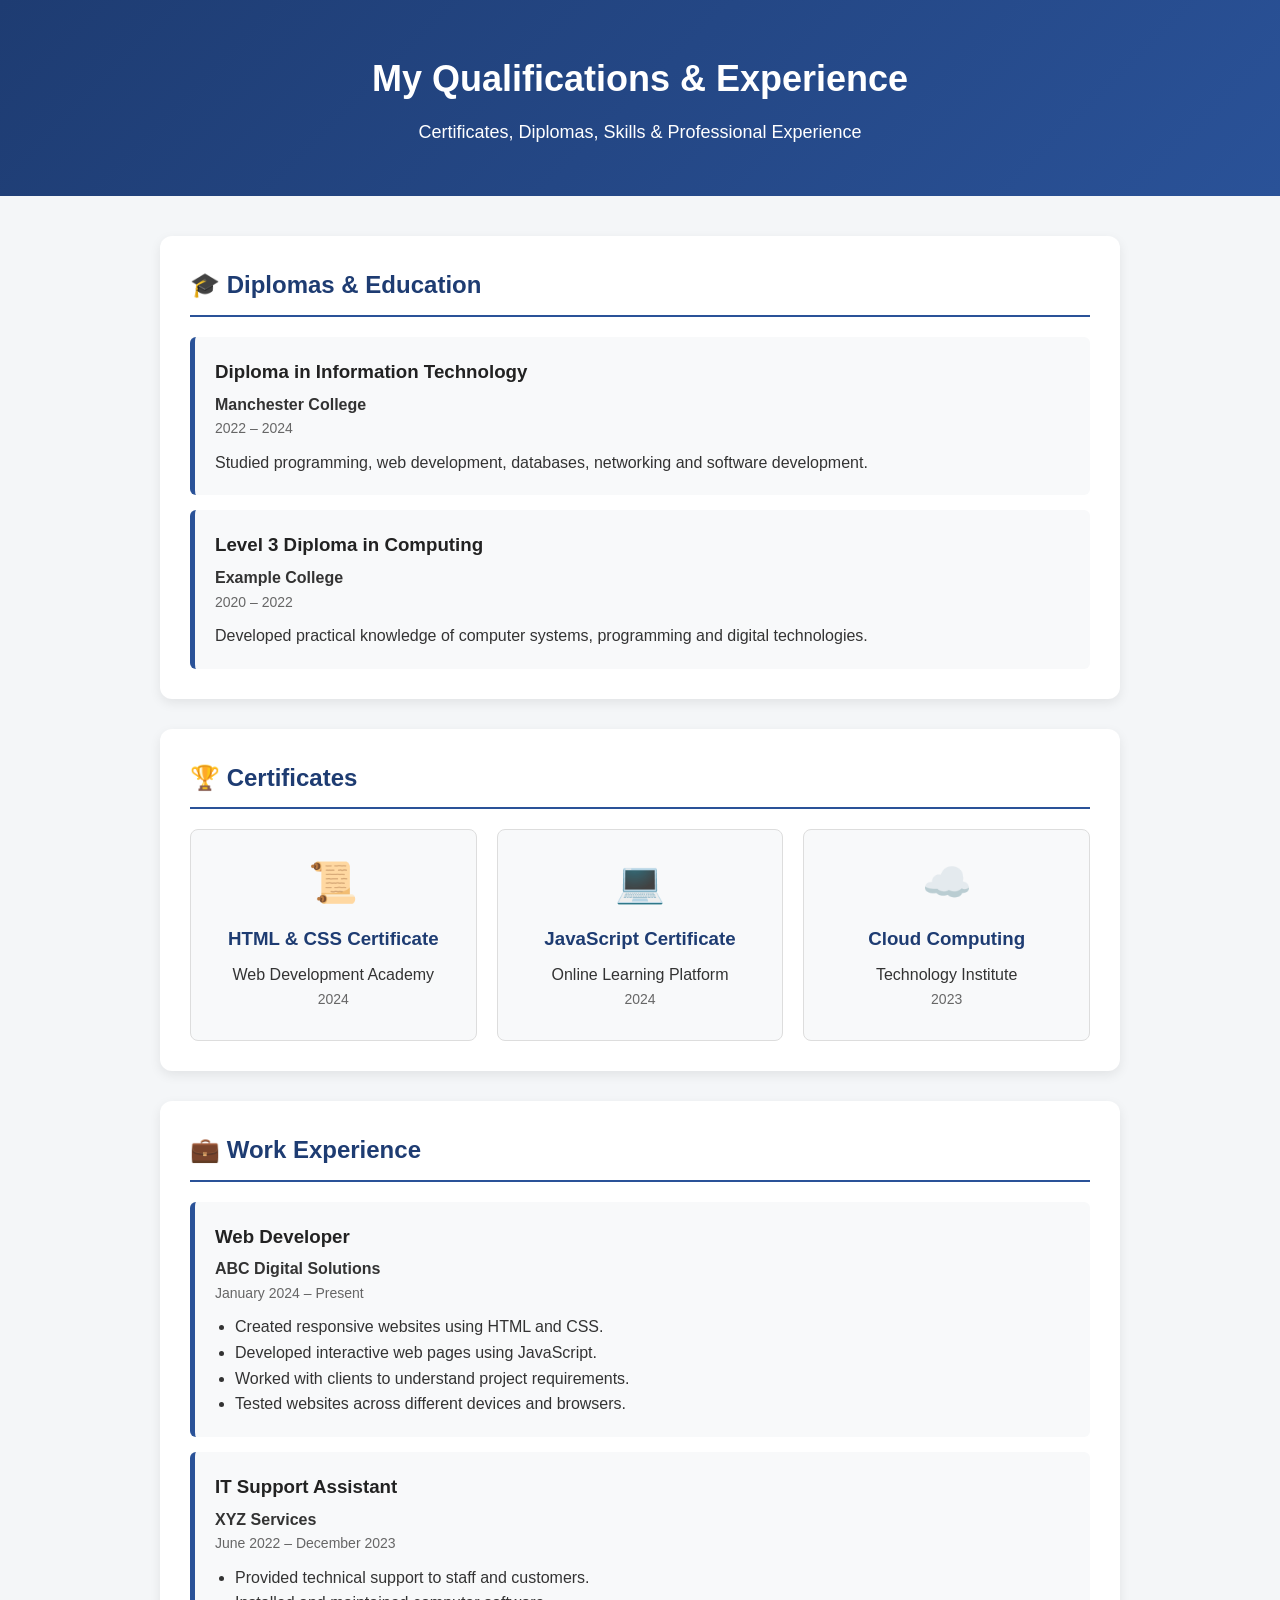
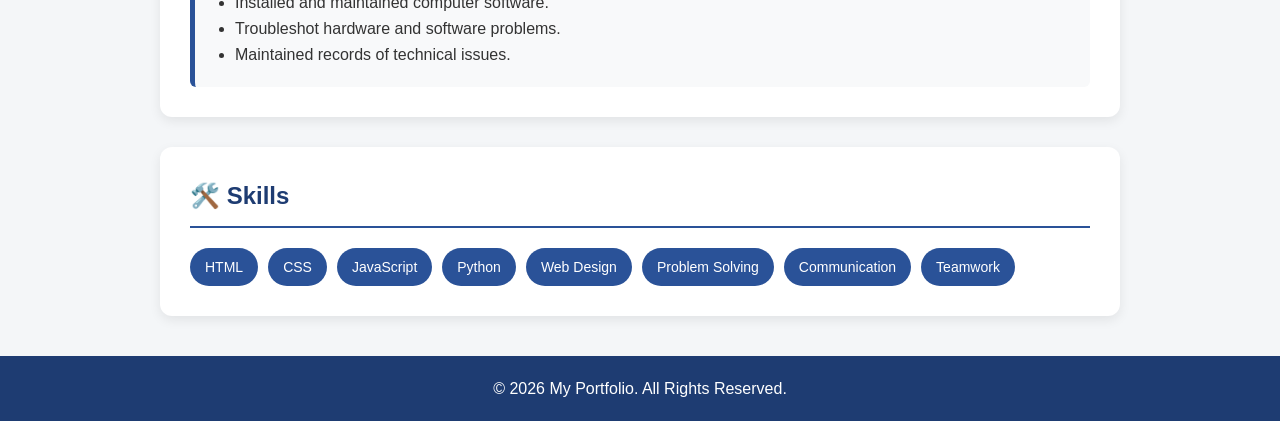
<file: Skills2.html>
<!DOCTYPE html>
<html lang="en">
<head>
    <meta charset="UTF-8">
    <meta name="viewport" content="width=device-width, initial-scale=1.0">
    <title>My Qualifications & Work Experience</title>

    <style>
        * {
            box-sizing: border-box;
            margin: 0;
            padding: 0;
        }

        body {
            font-family: Arial, sans-serif;
            background-color: #f4f6f8;
            color: #333;
            line-height: 1.6;
        }

        header {
            background: linear-gradient(135deg, #1e3c72, #2a5298);
            color: white;
            text-align: center;
            padding: 50px 20px;
        }

        header h1 {
            font-size: 36px;
            margin-bottom: 10px;
        }

        header p {
            font-size: 18px;
        }

        .container {
            max-width: 1000px;
            margin: 40px auto;
            padding: 0 20px;
        }

        section {
            background: white;
            margin-bottom: 30px;
            padding: 30px;
            border-radius: 12px;
            box-shadow: 0 4px 12px rgba(0, 0, 0, 0.08);
        }

        section h2 {
            color: #1e3c72;
            border-bottom: 2px solid #2a5298;
            padding-bottom: 10px;
            margin-bottom: 20px;
        }

        .card {
            background: #f8f9fa;
            border-left: 5px solid #2a5298;
            padding: 20px;
            margin-bottom: 15px;
            border-radius: 6px;
        }

        .card:last-child {
            margin-bottom: 0;
        }

        .card h3 {
            color: #222;
            margin-bottom: 5px;
        }

        .date {
            color: #666;
            font-size: 14px;
            margin-bottom: 10px;
        }

        .card ul {
            margin-left: 20px;
        }

        .certificate-grid {
            display: grid;
            grid-template-columns: repeat(auto-fit, minmax(250px, 1fr));
            gap: 20px;
        }

        .certificate {
            background: #f8f9fa;
            padding: 20px;
            text-align: center;
            border-radius: 8px;
            border: 1px solid #ddd;
        }

        .certificate .icon {
            font-size: 40px;
            margin-bottom: 10px;
        }

        .certificate h3 {
            color: #1e3c72;
            margin-bottom: 8px;
        }

        .skills {
            display: flex;
            flex-wrap: wrap;
            gap: 10px;
        }

        .skill {
            background: #2a5298;
            color: white;
            padding: 8px 15px;
            border-radius: 20px;
            font-size: 14px;
        }

        footer {
            text-align: center;
            background: #1e3c72;
            color: white;
            padding: 20px;
            margin-top: 40px;
        }

        @media (max-width: 600px) {
            header h1 {
                font-size: 28px;
            }

            section {
                padding: 20px;
            }
        }
    </style>
</head>

<body>

    <!-- Header -->
    <header>
        <h1>My Qualifications & Experience</h1>
        <p>Certificates, Diplomas, Skills & Professional Experience</p>
    </header>

    <div class="container">

        <!-- Diplomas Section -->
        <section>
            <h2>🎓 Diplomas & Education</h2>

            <div class="card">
                <h3>Diploma in Information Technology</h3>
                <p><strong>Manchester College</strong></p>
                <p class="date">2022 – 2024</p>
                <p>
                    Studied programming, web development, databases,
                    networking and software development.
                </p>
            </div>

            <div class="card">
                <h3>Level 3 Diploma in Computing</h3>
                <p><strong>Example College</strong></p>
                <p class="date">2020 – 2022</p>
                <p>
                    Developed practical knowledge of computer systems,
                    programming and digital technologies.
                </p>
            </div>
        </section>


        <!-- Certificates Section -->
        <section>
            <h2>🏆 Certificates</h2>

            <div class="certificate-grid">

                <div class="certificate">
                    <div class="icon">📜</div>
                    <h3>HTML & CSS Certificate</h3>
                    <p>Web Development Academy</p>
                    <p class="date">2024</p>
                </div>

                <div class="certificate">
                    <div class="icon">💻</div>
                    <h3>JavaScript Certificate</h3>
                    <p>Online Learning Platform</p>
                    <p class="date">2024</p>
                </div>

                <div class="certificate">
                    <div class="icon">☁️</div>
                    <h3>Cloud Computing</h3>
                    <p>Technology Institute</p>
                    <p class="date">2023</p>
                </div>

            </div>
        </section>


        <!-- Work Experience Section -->
        <section>
            <h2>💼 Work Experience</h2>

            <div class="card">
                <h3>Web Developer</h3>
                <p><strong>ABC Digital Solutions</strong></p>
                <p class="date">January 2024 – Present</p>

                <ul>
                    <li>Created responsive websites using HTML and CSS.</li>
                    <li>Developed interactive web pages using JavaScript.</li>
                    <li>Worked with clients to understand project requirements.</li>
                    <li>Tested websites across different devices and browsers.</li>
                </ul>
            </div>

            <div class="card">
                <h3>IT Support Assistant</h3>
                <p><strong>XYZ Services</strong></p>
                <p class="date">June 2022 – December 2023</p>

                <ul>
                    <li>Provided technical support to staff and customers.</li>
                    <li>Installed and maintained computer software.</li>
                    <li>Troubleshot hardware and software problems.</li>
                    <li>Maintained records of technical issues.</li>
                </ul>
            </div>
        </section>


        <!-- Skills Section -->
        <section>
            <h2>🛠️ Skills</h2>

            <div class="skills">
                <span class="skill">HTML</span>
                <span class="skill">CSS</span>
                <span class="skill">JavaScript</span>
                <span class="skill">Python</span>
                <span class="skill">Web Design</span>
                <span class="skill">Problem Solving</span>
                <span class="skill">Communication</span>
                <span class="skill">Teamwork</span>
            </div>
        </section>

    </div>

    <!-- Footer -->
    <footer>
        <p>&copy; 2026 My Portfolio. All Rights Reserved.</p>
    </footer>

</body>
</html>
</file>
<file: Style5co.css>
* {
    margin: 0;
    padding: 0;
    box-sizing: border-box;
    scroll-behavior: smooth;
}

body {
    font-family: 'Poppins', Arial, Helvetica, sans-serif;
    background: #f4f6f9;
    color: #333;
    line-height: 1.6;
}

/* Navbar */

.navbar {
    background: #111827;
    padding: 16px 20px;
    text-align: center;
    position: sticky;
    top: 0;
    z-index: 1000;
    box-shadow: 0 4px 12px rgba(0,0,0,0.15);
}

.navbar a {
    color: #f3f4f6;
    text-decoration: none;
    margin: 0 18px;
    font-weight: 600;
    font-size: 0.95rem;
    transition: color 0.3s ease;
}

.navbar a:hover,
.navbar a.active {
    color: #38bdf8;
}

/* Main Content */

.container {
    max-width: 1200px;
    margin: auto;
    padding: 40px 20px;
}

.card {
    background: white;
    padding: 30px;
    border-radius: 15px;
    margin-bottom: 30px;
    box-shadow: 0 5px 15px rgba(0,0,0,0.1);
}

.card h2 {
    color: #0077b5;
    margin-bottom: 20px;
}

.card p {
    margin-bottom: 15px;
}

.card img {
    width: 100%;
    border-radius: 12px;
    margin-bottom: 20px;
}

/* Contact Boxes */

.contact-item {
    background: #f8f9fb;
    padding: 20px;
    border-radius: 10px;
    border-left: 5px solid #0077b5;
    margin-top: 20px;
}

.contact-item h3 {
    color: #0077b5;
    margin-bottom: 8px;
}

.contact-item a {
    color: #0077b5;
    text-decoration: none;
    font-weight: bold;
}

.contact-item a:hover {
    text-decoration: underline;
}

.contact-item ul {
    list-style-position: inside;
    line-height: 1.8;
}

/* Footer */

footer {
    background: #111827;
    color: white;
    text-align: center;
    padding: 25px;
}

/* Back To Top Button */

#topBtn {
    position: fixed;
    bottom: 20px;
    right: 20px;
    background: #0077b5;
    color: white;
    border: none;
    padding: 12px 16px;
    border-radius: 50%;
    cursor: pointer;
    z-index: 9999;
    transition: background 0.3s ease;
}

#topBtn:hover {
    background: #005f8f;
}

/* Mobile */

@media (max-width: 768px) {

    .navbar a {
        margin: 0 10px;
        font-size: 0.9rem;
    }

    .card {
        padding: 20px;
    }
}
</file>
<file: Style3sc.css>
/* Navbar */

.navbar {
    background: #111827;
    padding: 16px 20px;
    text-align: center;
    position: sticky;
    top: 0;
    z-index: 1000;
    box-shadow: 0 4px 12px rgba(0,0,0,0.15);
}

.navbar a {
    color: #f3f4f6;
    text-decoration: none;
    margin: 0 18px;
    font-weight: 600;
    font-size: 0.95rem;
    transition: color 0.3s ease;
}

.navbar a:hover,
.navbar a.active {
    color: #38bdf8;
}

/* Body */

body {
    font-family: 'Poppins', Arial, Helvetica, sans-serif;
    background-color: #f4f4f4;
    margin: 0;
    color: #333;
}

/* Hero Header */

header {
    height: 60vh;
    background:
        linear-gradient(
            rgba(0,0,0,0.55),
            rgba(0,0,0,0.55)
        ),
        url("DSCF1493 (1).jpg");
    background-size: cover;
    background-position: center;
    background-repeat: no-repeat;
    display: flex;
    flex-direction: column;
    justify-content: center;
    align-items: center;
    text-align: center;
    color: white;
    padding: 20px;
}

header h1 {
    font-size: 3rem;
    margin-bottom: 10px;
    text-shadow: 0 4px 20px rgba(0,0,0,0.5);
}

header p {
    font-size: 1.2rem;
    text-shadow: 0 2px 10px rgba(0,0,0,0.5);
}

/* Layout */

.container {
    max-width: 1000px;
    margin: 20px auto;
    padding: 20px;
}

.section {
    background-color: white;
    padding: 20px;
    margin-bottom: 20px;
    border-radius: 10px;
    box-shadow: 0px 2px 8px rgba(0,0,0,0.1);
}

h2 {
    color: #0077b5;
}

/* Tables */

table {
    width: 100%;
    border-collapse: collapse;
}

table,
th,
td {
    border: 1px solid #ddd;
}

th {
    background-color: #0077b5;
    color: white;
    padding: 10px;
}

td {
    padding: 10px;
}

/* Lists */

ul {
    line-height: 1.8;
}

/* Links */

a {
    color: #0077b5;
    text-decoration: none;
}

a:hover {
    text-decoration: underline;
}

/* Footer */

footer {
    background-color: #333;
    color: white;
    text-align: center;
    padding: 15px;
}

/* Back To Top Button */

#topBtn {
    position: fixed;
    bottom: 25px;
    right: 25px;
    background: #0077b5;
    color: white;
    border: none;
    width: 48px;
    height: 48px;
    border-radius: 50%;
    cursor: pointer;
    z-index: 9999;
    box-shadow: 0 4px 12px rgba(0,119,181,0.4);
    transition: background 0.3s ease, transform 0.3s ease;
    display: flex;
    align-items: center;
    justify-content: center;
    font-size: 1.2rem;
    font-weight: bold;
}

#topBtn:hover {
    background: #005f8f;
    transform: translateY(-3px);
}

/* Showcase Images */

.showcase-image {
    width: 100%;
    height: 400px;
    object-fit: cover;
    border-radius: 12px;
    margin: 15px 0 20px 0;
    box-shadow: 0 6px 20px rgba(0,0,0,0.15);
    transition: transform 0.3s ease;
}

.showcase-image:hover {
    transform: scale(1.02);
}

/* Mobile Responsive */

@media (max-width: 768px) {

    header {
        height: 45vh;
    }

    header h1 {
        font-size: 2rem;
    }

    header p {
        font-size: 1rem;
    }

    .navbar a {
        margin: 0 8px;
        font-size: 0.85rem;
    }

    .container {
        padding: 15px;
    }
}
</file>
<file: Style4sk.css>
body{
    background:rgb(255, 255, 255) !important;
}
/* Navbar */

.navbar {
    background: #111827;
    padding: 16px 20px;
    text-align: center;
    position: sticky;
    top: 0;
    z-index: 1000;
    box-shadow: 0 4px 12px rgba(0,0,0,0.15);
}

.navbar a {
    color: #f3f4f6;
    text-decoration: none;
    margin: 0 18px;
    font-weight: 600;
    font-size: 0.95rem;
    transition: color 0.3s ease;
}

.navbar a:hover,
.navbar a.active {
    color: #38bdf8;
}

/* Reset */

* {
    box-sizing: border-box;
    margin: 0;
    padding: 0;
}

/* Body */

body {
    font-family: 'Poppins', Arial, Helvetica, sans-serif;
    background-color: #f4f6f8;
    color: #333;
    line-height: 1.6;
}

/* Header */

header {
    height: 55vh;
    background:
        linear-gradient(
            rgba(0,0,0,0.50),
            rgba(0,0,0,0.50)
        ),
        url("DSCF1295 (1).jpg");
    background-size: cover;
    background-position: center center;
    background-repeat: no-repeat;
    display: flex;
    flex-direction: column;
    justify-content: center;
    align-items: center;
    text-align: center;
    color: white;
    padding: 20px;
}

header h1 {
    font-size: 3rem;
    margin-bottom: 10px;
    text-shadow: 0 4px 20px rgba(0,0,0,0.5);
}

header p {
    font-size: 1.2rem;
    text-shadow: 0 2px 10px rgba(0,0,0,0.5);
}

/* Layout */

.container {
    max-width: 1000px;
    margin: 40px auto;
    padding: 0 20px;
}

/* Sections */

section {
    background: white;
    margin-bottom: 30px;
    padding: 30px;
    border-radius: 12px;
    box-shadow: 0 4px 12px rgba(0,0,0,0.08);
}

section h2 {
    color: #1e3c72;
    border-bottom: 2px solid #2a5298;
    padding-bottom: 10px;
    margin-bottom: 20px;
}

/* Cards */

.card {
    background: #f8f9fa;
    border-left: 5px solid #2a5298;
    padding: 20px;
    margin-bottom: 15px;
    border-radius: 6px;
}

.card:last-child {
    margin-bottom: 0;
}

.card h3 {
    color: #222;
    margin-bottom: 5px;
}

.card ul {
    margin-left: 20px;
}

/* Dates */

.date {
    color: #666;
    font-size: 14px;
    margin-bottom: 10px;
}

/* Certificates */

.certificate-grid {
    display: grid;
    grid-template-columns: repeat(auto-fit, minmax(250px, 1fr));
    gap: 20px;
}

.certificate {
    background: #f8f9fa;
    padding: 20px;
    text-align: center;
    border-radius: 8px;
    border: 1px solid #ddd;
}

.certificate .icon {
    font-size: 40px;
    margin-bottom: 10px;
}

.certificate h3 {
    .certificate-btn{
    display:inline-block;
    margin-top:12px;
    padding:10px 18px;
    background:#0077b5;
    color:white;
    text-decoration:none;
    border-radius:25px;
    font-weight:600;
    transition:0.3s ease;
}

.certificate-btn:hover{
    background:#005f8f;
    transform:translateY(-2px);
}

    color: #1e3c72;
    margin-bottom: 8px;
}

/* Skills */

.skills {
    display: flex;
    flex-wrap: wrap;
    gap: 10px;
}

.skill {
    background: #2a5298;
    color: white;
    padding: 8px 15px;
    border-radius: 20px;
    font-size: 14px;
}

/* Footer */

footer {
    text-align: center;
    background: #1e3c72;
    color: white;
    padding: 20px;
    margin-top: 40px;
}

/* Back To Top Button */

#topBtn {
    position: fixed;
    bottom: 25px;
    right: 25px;
    background: #0077b5;
    color: white;
    border: none;
    width: 48px;
    height: 48px;
    border-radius: 50%;
    cursor: pointer;
    z-index: 9999;
    box-shadow: 0 4px 12px rgba(0,119,181,0.4);
    display: flex;
    align-items: center;
    justify-content: center;
    font-size: 1.2rem;
    font-weight: bold;
    transition: background 0.3s ease, transform 0.3s ease;
}

#topBtn:hover {
    background: #005f8f;
    transform: translateY(-3px);
}

/* Mobile */

@media (max-width: 600px) {

    header {
        height: 40vh;
    }

    header h1 {
        font-size: 2rem;
    }

    header p {
        font-size: 1rem;
    }

    section {
        padding: 20px;
    }

    .navbar a {
        margin: 0 8px;
        font-size: 0.85rem;
    }
}
</file>
